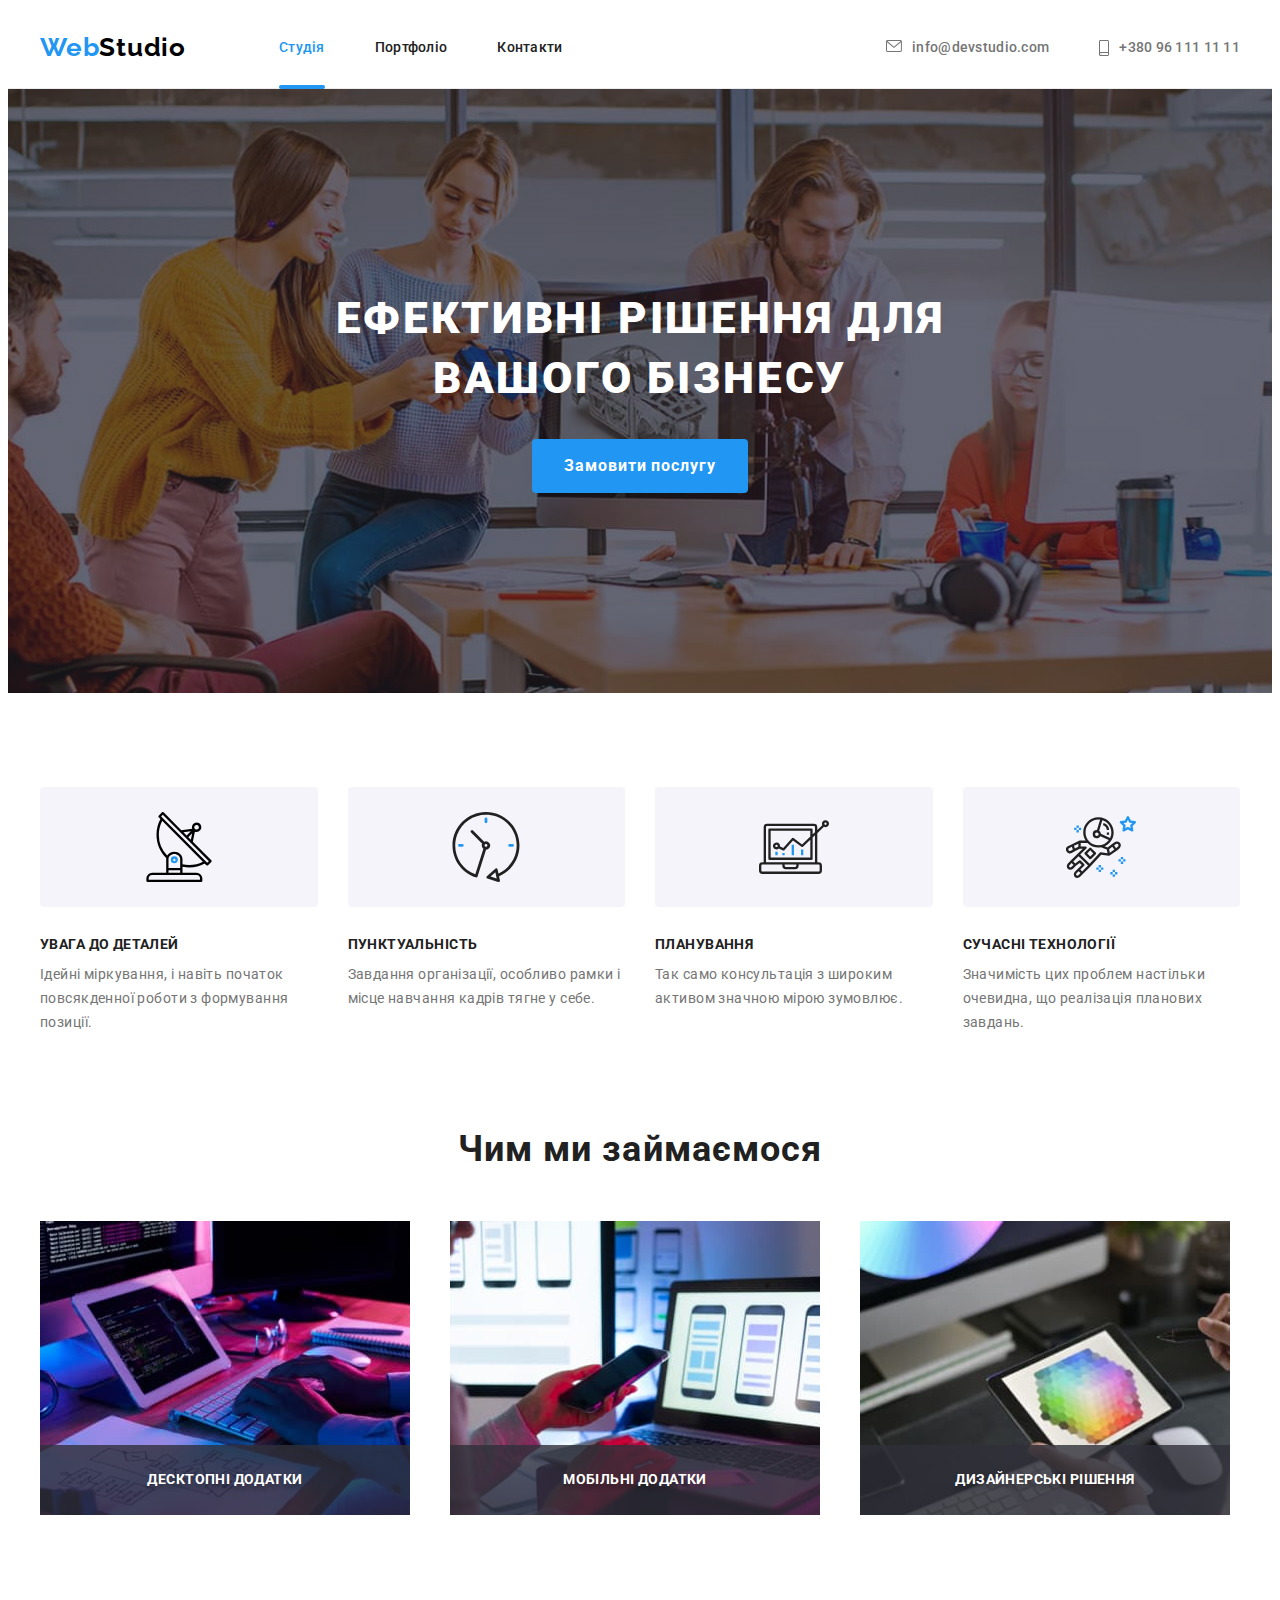
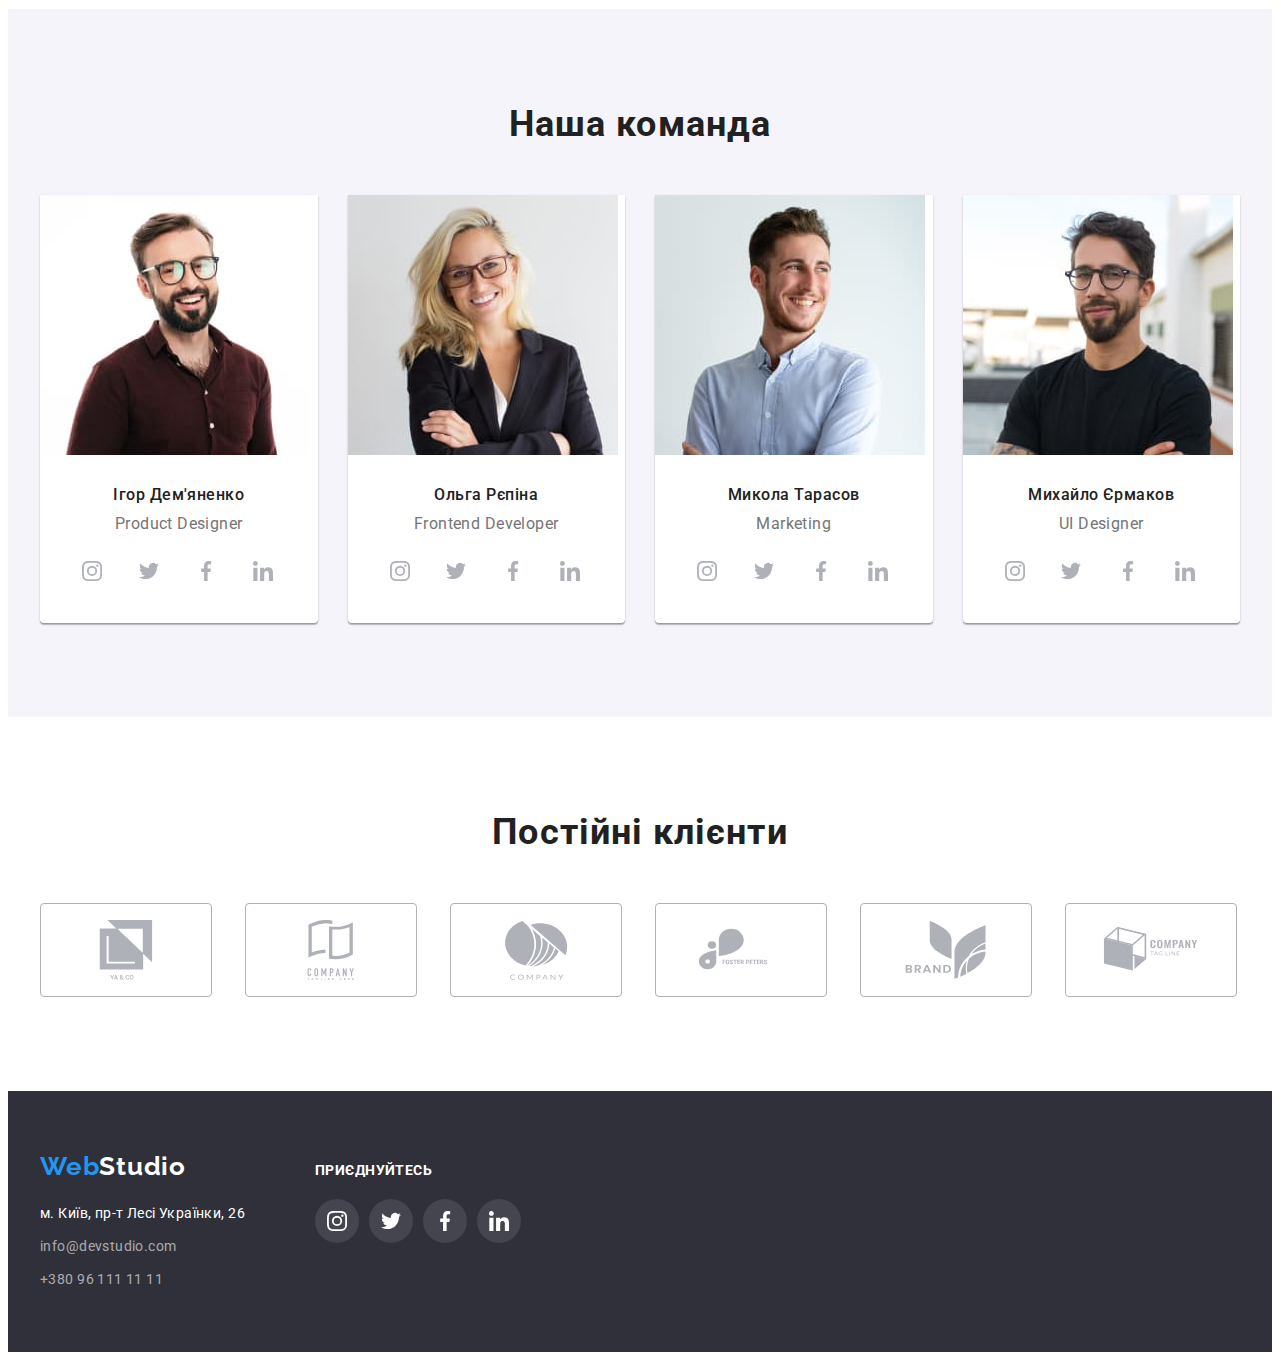
<file: index.html>
<!DOCTYPE html>
<html lang="en">
<head>
    <meta charset="UTF-8">
    <meta http-equiv="X-UA-Compatible" content="IE=edge">
    <meta name="viewport" content="width=device-width, initial-scale=1.0">

    <title>Studio</title>
    <link href="https://fonts.googleapis.com/css2?family=Raleway:wght@700&family=Roboto:wght@400;500;700;900&display=swap"
        rel="stylesheet">  
    <link rel="stylesheet" href="https://cdnjs.cloudflare.com/ajax/libs/modern-normalize/1.1.0/modern-normalize.min.css"
    integrity="sha512-wpPYUAdjBVSE4KJnH1VR1HeZfpl1ub8YT/NKx4PuQ5NmX2tKuGu6U/JRp5y+Y8XG2tV+wKQpNHVUX03MfMFn9Q=="
    crossorigin="anonymous" referrerpolicy="no-referrer" />
    <link rel="stylesheet" href="./ccs/styles.css">

</head>
<body>
    <!-- Шапка сайта -->
    <header class="page-header">
        <div class="container main-nav">   
            <nav class="nav-site">
                <a class="logo-main" href="./index.html"><span class="logo-color">Web</span>Studio</a>
                <ul class="select-nav list">
                    <li class="item"><a class="link current" href="./index.html">Студія</a></li>
                    <li class="item"><a class="link" href="./portfolio.html">Портфоліо</a></li>
                    <li class="item"><a class="link" href="#">Контакти</a></li>
                </ul>
            </nav>
            <ul class="select-contackt list">
                <li class="item">
                    <a href="mailto:info@devstudio.com" class="link">
                       <svg class="icon" width="16" height="12">
                            <use href="./images/symbol-defs.svg#icon-envelope"></use>
                        </svg>   
                        info@devstudio.com</a>
                 </li>
                <li class="item">
                    <a href="tel:+380961111111" class="link">
                        <svg class="icon" width="10" height="16">
                             <use href="./images/symbol-defs.svg#icon-smartphone"></use>
                        </svg>
                        +380 96 111 11 11</a>
                </li>
            </ul>
        </div>
    </header>
    <!-- Главный босс -->
    <main>
        <!-- Шапка -->
        <section class="page-poster">
            <div class="container poster">
                <h1 class="title">Ефективні рішення для вашого бізнесу</h1>
                <button type="button" class="button-main primary" data-modal-open>Замовити послугу</button>
            </div> 
        </section>            
         <!-- Особливості -->
        <section class="page-features section">
            <div class="container">
                <h2 class="title-none">Особливості</h2>
                <ul class="select-features list">
                    <li class="card-features item">
                        <div class="icon-features">
                            <svg class="icon" width="70" height="70">
                                <use href="./images/symbol-defs.svg#icon-antenna"></use>
                            </svg>
                        </div>
                        <h3 class="title">УВАГА ДО ДЕТАЛЕЙ</h3>
                        <p>Ідейні міркування, і навіть початок повсякденної роботи з формування позиції.</p>
                    </li>
                    <li class="card-features item">
                        <div class="icon-features">
                            <svg class="icon" width="70" height="70">
                                <use href="./images/symbol-defs.svg#icon-clock"></use>
                            </svg>
                        </div>
                        <h3 class="title">ПУНКТУАЛЬНІСТЬ</h3>
                        <p>Завдання організації, особливо рамки і місце навчання кадрів тягне у себе.</p>
                    </li>
                    <li class="card-features item">
                        <div class="icon-features">
                            <svg class="icon" width="70" height="70">
                                <use href="./images/symbol-defs.svg#icon-diagram"></use>
                            </svg>
                        </div>
                        <h3 class="title">ПЛАНУВАННЯ</h3>
                        <p>Так само консультація з широким активом значною мірою зумовлює.</p>
                     </li>
                    <li class="card-features item">
                        <div class="icon-features">
                            <svg class="icon" width="70" height="70">
                                <use href="./images/symbol-defs.svg#icon-astronaut"></use>
                            </svg>
                        </div>
                        <h3 class="title">СУЧАСНІ ТЕХНОЛОГІЇ</h3>
                        <p>Значимість цих проблем настільки очевидна, що реалізація планових завдань.</p>
                   </li>
                </ul>    
            </div>
        </section>
        <!-- Чим ми займаємося -->
        <section class="page-employ section">
            <div class="container">
                <h2 class="title">Чим ми займаємося</h2>
                <ul class="select-employ list"> 
                    <li class="card-employ item">
                        <img class="card-image" src="./images/box1.jpg" alt="Програмування" width="370"/>
                        <h3 class="card-text">Десктопні додатки</h3>
                    </li>
                    <li class="card-employ item">
                      <img class="card-image" src="./images/box2.jpg" alt="Мобільні додатки" width="370"/>
                        <h3 class="card-text">Мобільні додатки</h3>
                    </li>
                    <li class="card-employ item">
                        <img class="card-image" src="./images/box3.jpg" alt="Дізайн" width="370"/>
                        <h3 class="card-text">Дизайнерські рішення</h3>
                    </li>
                </ul>
          </div>  
        </section>
          <!-- Наша команда -->
        <section class="page-team section">
            <div class="container"> 
                <h2 class="title">Наша команда</h2>
                <ul class="select-team list">
                    <li class="card-team item">
                        <img class="card-image" src="./images/card1.jpg" alt="Фото" width="270"/>
                        <div class="card-text">
                             <h3 class="title">Ігор Дем'яненко</h3>
                             <p>Product Designer</p>                            
                        </div>
                        <ul class="select-social list">
                            <li class="card-social item">
                                <a href="#" rel="nofollow" target="_blank" class="link-social">
                                    <svg class="icon" width="20" height="20">
                                        <use href="./images/symbol-defs.svg#icon-instagram"></use>
                                   </svg>
                                </a>
                            </li>
                            <li class="card-social item">
                                <a href="#" rel="nofollow" target="_blank" class="link-social">
                                    <svg class="icon" width="20" height="20">
                                        <use href="./images/symbol-defs.svg#icon-twitter"></use>
                                    </svg>
                                </a>
                            </li>
                            <li class="card-social item">
                                <a href="#" rel="nofollow" target="_blank" class="link-social">
                                    <svg class="icon" width="20" height="20">
                                        <use href="./images/symbol-defs.svg#icon-facebook"></use>
                                    </svg>
                                </a>
                            </li>
                            <li class="card-client item">
                                <a href="#" rel="nofollow" target="_blank" class="link-social">
                                    <svg class="icon" width="20" height="20">
                                        <use href="./images/symbol-defs.svg#icon-linkedin"></use>
                                    </svg>
                                </a>
                            </li>
                        </ul>
                    </li>
                    <li class="card-team item">
                        <img class="card-image" src="./images/card2.jpg" alt="Фото" width="270"/>
                        <div class="card-text">
                            <h3 class="title">Ольга Рєпіна</h3>
                            <p>Frontend Developer</p>
                        </div>    
                        <ul class="select-social list">
                            <li class="card-social item">
                                <a href="#" rel="nofollow" target="_blank" class="link-social">
                                    <svg class="icon" width="20" height="20">
                                        <use href="./images/symbol-defs.svg#icon-instagram"></use>
                                    </svg>
                                </a>
                            </li>
                            <li class="card-social item">
                                <a href="#" rel="nofollow" target="_blank" class="link-social">
                                    <svg class="icon" width="20" height="20">
                                        <use href="./images/symbol-defs.svg#icon-twitter"></use>
                                    </svg>
                                </a>
                            </li>
                            <li class="card-social item">
                                <a href="#" rel="nofollow" target="_blank" class="link-social">
                                    <svg class="icon" width="20" height="20">
                                        <use href="./images/symbol-defs.svg#icon-facebook"></use>
                                    </svg>
                                </a>
                            </li>
                            <li class="card-client item">
                                <a href="#" rel="nofollow" target="_blank" class="link-social">
                                    <svg class="icon" width="20" height="20">
                                        <use href="./images/symbol-defs.svg#icon-linkedin"></use>
                                    </svg>
                                </a>
                            </li>
                        </ul>
                    </li>
                    <li class="card-team item">
                        <img class="card-image" src="./images/card3.jpg" alt="Фото" width="270"/>
                        <div class="card-text">
                            <h3 class="title">Микола Тарасов</h3>
                            <p>Marketing</p>                            
                        </div>
                        <ul class="select-social list">
                            <li class="card-social item">
                                <a href="#" rel="nofollow" target="_blank" class="link-social">
                                    <svg class="icon" width="20" height="20">
                                        <use href="./images/symbol-defs.svg#icon-instagram"></use>
                                    </svg>
                                </a>
                            </li>
                            <li class="card-social item">
                                <a href="#" rel="nofollow" target="_blank" class="link-social">
                                    <svg class="icon" width="20" height="20">
                                        <use href="./images/symbol-defs.svg#icon-twitter"></use>
                                    </svg>
                                </a>
                            </li>
                            <li class="card-social item">
                                <a href="#" rel="nofollow" target="_blank" class="link-social">
                                    <svg class="icon" width="20" height="20">
                                        <use href="./images/symbol-defs.svg#icon-facebook"></use>
                                    </svg>
                                </a>
                            </li>
                            <li class="card-client item">
                                <a href="#" rel="nofollow" target="_blank" class="link-social">
                                    <svg class="icon" width="20" height="20">
                                        <use href="./images/symbol-defs.svg#icon-linkedin"></use>
                                    </svg>
                                </a>
                            </li>
                        </ul>
                    </li>
                    <li class="card-team item">
                        <img class="card-image" src="./images/card4.jpg" alt="Фото" width="270"/>
                        <div class="card-text">
                            <h3 class="title">Михайло Єрмаков</h3>
                            <p>UI Designer</p>
                        </div>
                        <ul class="select-social list">
                            <li class="card-social item">
                                <a href="#" rel="nofollow" target="_blank" class="link-social">
                                    <svg class="icon" width="20" height="20">
                                        <use href="./images/symbol-defs.svg#icon-instagram"></use>
                                    </svg>
                                </a>
                            </li>
                            <li class="card-social item">
                                <a href="#" rel="nofollow" target="_blank" class="link-social">
                                    <svg class="icon" width="20" height="20">
                                        <use href="./images/symbol-defs.svg#icon-twitter"></use>
                                    </svg>
                                </a>
                            </li>
                            <li class="card-social item">
                                <a href="#" rel="nofollow" target="_blank" class="link-social">
                                    <svg class="icon" width="20" height="20">
                                        <use href="./images/symbol-defs.svg#icon-facebook"></use>
                                    </svg>
                                </a>
                            </li>
                            <li class="card-client item">
                                <a href="#" rel="nofollow" target="_blank" class="link-social">
                                    <svg class="icon" width="20" height="20">
                                        <use href="./images/symbol-defs.svg#icon-linkedin"></use>
                                    </svg>
                                </a>
                            </li>
                        </ul>
                   </li>
                </ul>
           </div> 
        </section>
        <section class="page-client section">
            <div class="container">
                <h2 class="title">Постійні клієнти</h2>
                <ul class="select-client list">
                    <li class="card-client item">
                        <a href="#" rel="nofollow" target="_blank" class="link-client">
                            <svg class="icon" width="106" height="60">
                                <use href="./images/symbol-defs.svg#icon-client1"></use>
                            </svg>
                        </a>
                    </li>
                    <li class="card-client item">
                        <a href="#" rel="nofollow" target="_blank" class="link-client">
                            <svg class="icon" width="106" height="60">
                                <use href="./images/symbol-defs.svg#icon-client2"></use>
                            </svg>
                        </a>
                    </li>
                    <li class="card-client item">
                        <a href="#" rel="nofollow" target="_blank" class="link-client">
                            <svg class="icon" width="106" height="60">
                                <use href="./images/symbol-defs.svg#icon-client3"></use>
                            </svg>
                        </a>
                    </li>
                    <li class="card-client item">
                        <a href="#" rel="nofollow" target="_blank" class="link-client">
                            <svg class="icon" width="106" height="60">
                                <use href="./images/symbol-defs.svg#icon-client4"></use>
                            </svg>
                        </a>
                    </li>
                    <li class="card-client item">
                        <a href="#" rel="nofollow" target="_blank" class="link-client">
                            <svg class="icon" width="106" height="60">
                                <use href="./images/symbol-defs.svg#icon-client5"></use>
                            </svg>
                        </a>
                    </li>
                    <li class="card-client item">
                        <a href="#" rel="nofollow" target="_blank" class="link-client">
                            <svg class="icon" width="106" height="60">
                                <use href="./images/symbol-defs.svg#icon-client6"></use>
                            </svg>
                        </a>
                    </li>
                </ul>
            </div>
        </section>
    </main>
    <!-- Футер -->
    <footer class="page-footer">
        <div class="container">
            <div class="footer-one">
                <a class="logo-footer" href="./index.html"><span class="logo-color">Web</span>Studio</a>
                <address class="address-footer">
                    <ul class="footer-contackt">
                        <li class="item">
                            <a class="link-footer primary-footer"
                                href="https://www.google.com.ua/maps/place/%D0%B1%D1%83%D0%BB.+%D0%9B%D0%B5%D1%81%D0%B8+%D0%A3%D0%BA%D1%80%D0%B0%D0%B8%D0%BD%D0%BA%D0%B8,+26,+%D0%9A%D0%B8%D0%B5%D0%B2,+02000/@50.4266124,30.5344126,14.71z/data=!4m5!3m4!1s0x40d4cf0e033ecbe9:0x57a4dffefec77da0!8m2!3d50.4265807!4d30.5383858?hl=ru"
                                target="_blank" rel="noopener noreferrer">
                                м. Київ, пр-т Лесі Українки, 26</a>
                        </li>
                        <li class="item"><a class="link-footer" href="mailto:info@devstudio.com">info@devstudio.com</a></li>
                        <li class="item"><a class="link-footer" href="tel:+380961111111">+380 96 111 11 11</a></li>
                    </ul>
                </address>
            </div>
            <div class="footer-social">
                <h2 class="title">приєднуйтесь</h2>
                <ul class="select-social list">
                    <li class="card-social item">
                        <a href="#" rel="nofollow" target="_blank" class="link-social">
                            <svg class="icon" width="20" height="20">
                                <use href="./images/symbol-defs.svg#icon-instagram"></use>
                            </svg>
                        </a>
                    </li>
                    <li class="card-social item">
                        <a href="#" rel="nofollow" target="_blank" class="link-social">
                            <svg class="icon" width="20" height="20">
                                <use href="./images/symbol-defs.svg#icon-twitter"></use>
                            </svg>
                        </a>
                    </li>
                    <li class="card-social item">
                        <a href="#" rel="nofollow" target="_blank" class="link-social">
                            <svg class="icon" width="20" height="20">
                                <use href="./images/symbol-defs.svg#icon-facebook"></use>
                            </svg>
                        </a>
                    </li>
                    <li class="card-client item">
                        <a href="#" rel="nofollow" target="_blank" class="link-social">
                            <svg class="icon" width="20" height="20">
                                <use href="./images/symbol-defs.svg#icon-linkedin"></use>
                            </svg>
                        </a>
                    </li>
                </ul>
            </div>
        </div>
    </footer>
                <div class="backdrop is-hidden" data-modal>
                    <div class="modal">
                        <button type="button" class="close-button" data-modal-close>
                            <svg width="18" height="18" class="close">
                                <use href="./images/symbol-defs.svg#icon-close"></use>
                            </svg>
                        </button>
                    </div>
                </div>
<script src="./js/modal.js"></script>
<!-- <script src="./js/heder.js"></script> -->
</body>
</html>
</file>
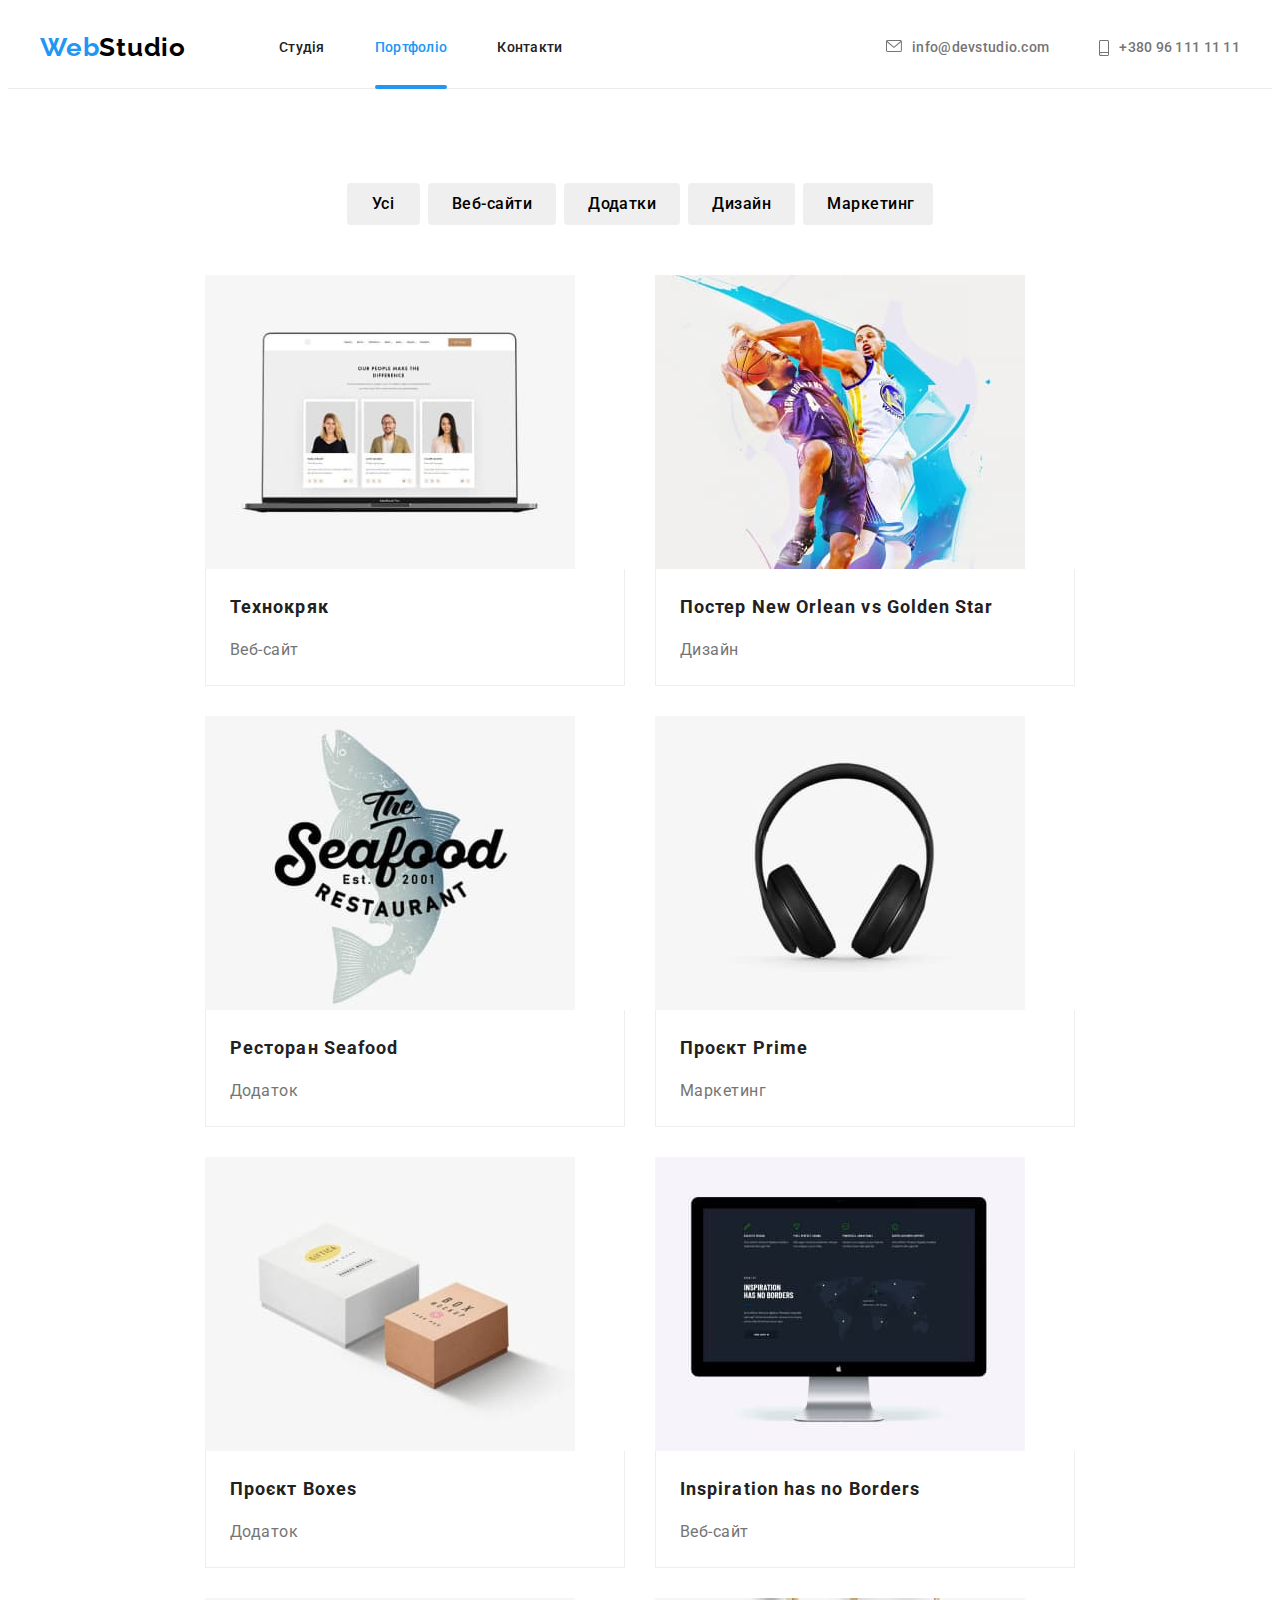
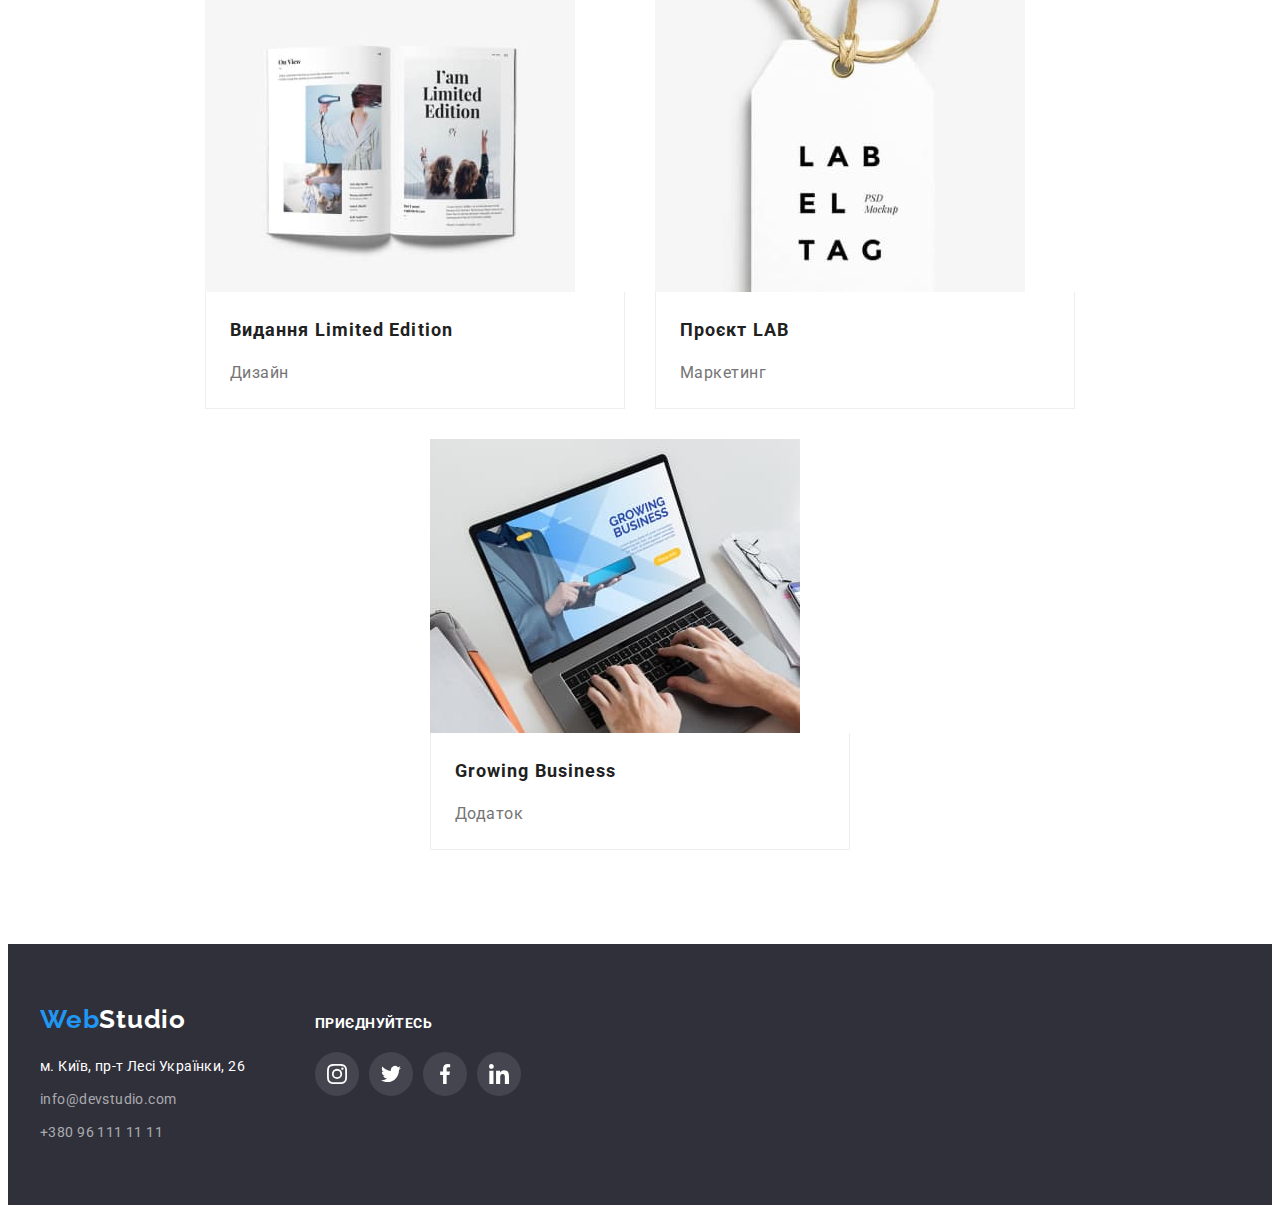
<file: portfolio.html>
<!DOCTYPE html>
<html lang="en">
<head>
    <meta charset="UTF-8">
    <meta http-equiv="X-UA-Compatible" content="IE=edge">
    <meta name="viewport" content="width=device-width, initial-scale=1.0">
    <title>Portfolio</title>

    <link href="https://fonts.googleapis.com/css2?family=Raleway:wght@700&family=Roboto:wght@400;500;700;900&display=swap"
          rel="stylesheet">
    <link rel="stylesheet" href="https://cdnjs.cloudflare.com/ajax/libs/modern-normalize/1.1.0/modern-normalize.min.css"
        integrity="sha512-wpPYUAdjBVSE4KJnH1VR1HeZfpl1ub8YT/NKx4PuQ5NmX2tKuGu6U/JRp5y+Y8XG2tV+wKQpNHVUX03MfMFn9Q=="
        crossorigin="anonymous" referrerpolicy="no-referrer" />
    <link rel="stylesheet" href="./ccs/styles.css">

</head>
<body>
    <!-- Шапка сайта -->
    <header class="page-header">
        <div class="container main-nav"> 
            <nav class="nav-site">
                <a class="logo-main" href="./index.html"><span class="logo-color">Web</span>Studio</a>
                <ul class="select-nav list">
                    <li class="item"><a class="link" href="./index.html">Студія</a></li>
                    <li class="item"><a class="link current" href="/">Портфоліо</a></li>
                    <li class="item"><a class="link" href="/">Контакти</a></li>
                </ul>
            </nav>
            <ul class="select-contackt list">
                <li class="item">
                    <a href="mailto:info@devstudio.com" class="link">
                        <svg class="icon" width="16" height="12">
                            <use href="./images/symbol-defs.svg#icon-envelope"></use>
                        </svg>
                        info@devstudio.com</a>
                </li>
                <li class="item">
                    <a href="tel:+380961111111" class="link">
                        <svg class="icon" width="10" height="16">
                            <use href="./images/symbol-defs.svg#icon-smartphone"></use>
                        </svg>
                        +380 96 111 11 11</a>
                </li>
            </ul>
        </div>
    </header>
    <!-- Главный босс -->
    <main class="page-main"> 

        <!-- Проекты -->
        <section class="page-projeckt section">
            <div class="container">
            <h1 class="title-none">Проекти</h1>
            <!-- Фильтр -->
            <ul class="select-button list">
                <li class="item">
                    <button type="button" class="button-link">Усі</button>
                </li>
                <li class="item">
                    <button type="button" class="button-link">Веб-сайти</button>
                </li>
                <li class="item">
                    <button type="button" class="button-link">Додатки</button>
                </li>
                <li class="item">
                    <button type="button" class="button-link">Дизайн</button>
                </li>
                <li class="item">
                    <button type="button" class="button-link">Маркетинг</button>
                </li>
            </ul>
            <ul class="select-projeckt list">
                <li class="item">
                    <a class="card-projeckt" href="#">
                        <div class="thumb-project">
                          <img class="card-image" src="./images/project1.jpg" alt="Фото1" width="370"/>
                          <div class="text-project">
                            <p>Ресурс пропонує комплексні пропозиції з різним рівнем функціоналу та сервісів. Все це дозволить відвідувачу отримати
                            вичерпні відомості про компанію чи приватну особу.</p>
                          </div>
                        </div>
                        <div class="title-text">
                            <h2 class="title">Технокряк</h2>
                            <p class="text">Веб-сайт</p>
                        </div>
                    </a>
                </li>
                <li class="item">
                    <a class="card-projeckt" href="#">
                        <div class="thumb-project">
                            <img class="card-image" src="./images/project2.jpg" alt="Фото2" width="370"/>
                            <div class="text-project">
                                <p>Ресурс пропонує комплексні пропозиції з різним рівнем функціоналу та сервісів. Все це дозволить відвідувачу отримати
                                вичерпні відомості про компанію чи приватну особу.</p>
                            </div>
                        </div>
                        <div class="title-text">
                            <h2 class="title">Постер New Orlean vs Golden Star</h2>
                            <p class="text">Дизайн</p>
                        </div>
                    </a> 
                </li>
                <li class="item">
                    <a class="card-projeckt" href="#">
                        <div class="thumb-project">
                            <img class="card-image" src="./images/project3.jpg" alt="Фото3" width="370"/>
                            <div class="text-project">
                                <p>Ресурс пропонує комплексні пропозиції з різним рівнем функціоналу та сервісів. Все це дозволить відвідувачу отримати
                                вичерпні відомості про компанію чи приватну особу.</p>
                            </div>
                        </div>
                        <div class="title-text">
                            <h2 class="title">Ресторан Seafood</h2>
                            <p class="text">Додаток</p>
                        </div>
                    </a>
                </li>
                <li class="item">
                    <a class="card-projeckt" href="#">
                        <div class="thumb-project">
                            <img class="card-image" src="./images/project4.jpg" alt="Фото4" width="370"/>
                            <div class="text-project">
                                <p>Ресурс пропонує комплексні пропозиції з різним рівнем функціоналу та сервісів. Все це дозволить відвідувачу
                                    отримати
                                    вичерпні відомості про компанію чи приватну особу.</p>
                            </div>
                        </div>
                        <div class="title-text">
                            <h2 class="title">Проєкт Prime</h2>
                            <p class="text">Маркетинг</p>
                        </div>
                    </a>
                </li>
                <li class="item">
                    <a class="card-projeckt" href="#">
                        <div class="thumb-project">
                            <img class="card-image" src="./images/project5.jpg" alt="Фото5" width="370"/>
                            <div class="text-project">
                                <p>Ресурс пропонує комплексні пропозиції з різним рівнем функціоналу та сервісів. Все це дозволить відвідувачу
                                    отримати
                                    вичерпні відомості про компанію чи приватну особу.</p>
                            </div>
                        </div>
                        <div class="title-text">
                            <h2 class="title">Проєкт Boxes</h2>
                            <p class="text">Додаток</p>
                        </div>    
                    </a>
                </li>
                <li class="item">
                    <a class="card-projeckt" href="#">
                        <div class="thumb-project">
                            <img class="card-image" src="./images/project6.jpg" alt="Фото6" width="370"/>
                            <div class="text-project">
                                <p>Ресурс пропонує комплексні пропозиції з різним рівнем функціоналу та сервісів. Все це дозволить відвідувачу
                                    отримати
                                    вичерпні відомості про компанію чи приватну особу.</p>
                            </div>
                        </div>
                        <div class="title-text">
                            <h2 class="title">Inspiration has no Borders</h2>
                            <p class="text">Веб-сайт</p> 
                        </div>      
                    </a>
                </li>
                <li class="item"> 
                    <a class="card-projeckt" href="#">
                        <div class="thumb-project">
                            <img class="card-image" src="./images/project7.jpg" alt="Фото7" width="370"/>
                            <div class="text-project">
                                <p>Ресурс пропонує комплексні пропозиції з різним рівнем функціоналу та сервісів. Все це дозволить відвідувачу
                                    отримати
                                    вичерпні відомості про компанію чи приватну особу.</p>
                            </div>
                        </div>
                        <div class="title-text">
                            <h2 class="title">Видання Limited Edition</h2>
                            <p class="text">Дизайн</p>
                        </div>
                    </a>
                </li>
                <li class="item">
                    <a class="card-projeckt" href="#">
                        <div class="thumb-project">
                            <img class="card-image" src="./images/project8.jpg" alt="Фото8" width="370"/>
                            <div class="text-project">
                                <p>Ресурс пропонує комплексні пропозиції з різним рівнем функціоналу та сервісів. Все це дозволить відвідувачу
                                    отримати
                                    вичерпні відомості про компанію чи приватну особу.</p>
                            </div>
                        </div>
                        <div class="title-text">
                            <h2 class="title">Проєкт LAB</h2>
                            <p class="text">Маркетинг</p>
                        </div>    
                    </a>
                </li>
                <li class="item">
                    <a class="card-projeckt" href="#">
                        <div class="thumb-project">
                            <img class="card-image" src="./images/project9.jpg" alt="Фото9" width="370"/>
                            <div class="text-project">
                                <p>Ресурс пропонує комплексні пропозиції з різним рівнем функціоналу та сервісів. Все це дозволить відвідувачу
                                    отримати
                                    вичерпні відомості про компанію чи приватну особу.</p>
                            </div>
                        </div>
                        <div class="title-text">
                            <h2 class="title">Growing Business</h2>
                            <p class="text">Додаток</p>
                        </div>    
                    </a>
                </li>
            </ul>
            </div>
        </section>
    </main>
    
    <!-- Футер -->
    <footer class="page-footer">
        <div class="container">
            <div class="footer-one">
                <a class="logo-footer" href="./index.html"><span class="logo-color">Web</span>Studio</a>
                <address class="address-footer">
                    <ul class="footer-contackt">
                        <li class="item">
                            <a class="link-footer primary-footer"
                                href="https://www.google.com.ua/maps/place/%D0%B1%D1%83%D0%BB.+%D0%9B%D0%B5%D1%81%D0%B8+%D0%A3%D0%BA%D1%80%D0%B0%D0%B8%D0%BD%D0%BA%D0%B8,+26,+%D0%9A%D0%B8%D0%B5%D0%B2,+02000/@50.4266124,30.5344126,14.71z/data=!4m5!3m4!1s0x40d4cf0e033ecbe9:0x57a4dffefec77da0!8m2!3d50.4265807!4d30.5383858?hl=ru"
                                target="_blank" rel="noopener noreferrer">
                                м. Київ, пр-т Лесі Українки, 26</a>
                        </li>
                        <li class="item"><a class="link-footer" href="mailto:info@devstudio.com">info@devstudio.com</a></li>
                        <li class="item"><a class="link-footer" href="tel:+380961111111">+380 96 111 11 11</a></li>
                    </ul>
                </address>
            </div>
            <div class="footer-social">
                <h2 class="title">приєднуйтесь</h2>
                <ul class="select-social list">
                    <li class="card-social item">
                        <a href="#" rel="nofollow" target="_blank" class="link-social">
                            <svg class="icon" width="20" height="20">
                                <use href="./images/symbol-defs.svg#icon-instagram"></use>
                            </svg>
                        </a>
                    </li>
                    <li class="card-social item">
                        <a href="#" rel="nofollow" target="_blank" class="link-social">
                            <svg class="icon" width="20" height="20">
                                <use href="./images/symbol-defs.svg#icon-twitter"></use>
                            </svg>
                        </a>
                    </li>
                    <li class="card-social item">
                        <a href="#" rel="nofollow" target="_blank" class="link-social">
                            <svg class="icon" width="20" height="20">
                                <use href="./images/symbol-defs.svg#icon-facebook"></use>
                            </svg>
                        </a>
                    </li>
                    <li class="card-client item">
                        <a href="#" rel="nofollow" target="_blank" class="link-social">
                            <svg class="icon" width="20" height="20">
                                <use href="./images/symbol-defs.svg#icon-linkedin"></use>
                            </svg>
                        </a>
                    </li>
                </ul>
            </div>
        </div>
    </footer>
</body>
</html>
</file>
<file: ccs/styles.css>
:root {
    --color-white:#ffffff;
    --color-accent:#2196F3;
    --color-grey:#F5F4FA;
    --color-footer:#2F303A;
    --color-title:#212121;
    --color-text:#757575;
    --color-black:#000000;
    --color-rgba:rgba(255, 255, 255, 0.6);
    --color-borders: #EEEEEE;
    --color-line: #ECECEC;
    --color-icon: #AFB1B8;
    }
html {
    box-sizing: border-box;
}
body {
    background-color: var(--color-white);
    color: var(--color-text);
    font-family: "Roboto", sans-serif;
    font-weight: 400;
    font-size: 14px;
    line-height: 1.71;
    letter-spacing: 0.03em;
    }

button {
    font-family: inherit;
    cursor: pointer;
    border-color: transparent;
    text-align: center;
    border-radius: 4px;
    font-size: 16px;
    transition: background-color 250ms cubic-bezier(0.4, 0, 0.2, 1),
        color 250ms cubic-bezier(0.4, 0, 0.2, 1);
}
p {
    margin: 0;
}
a {
    color: inherit;
    text-decoration: none;
    transition: background-color 250ms cubic-bezier(0.4, 0, 0.2, 1),
    color 250ms cubic-bezier(0.4, 0, 0.2, 1);
}
address {
   font-style: inherit; 
}
ul {
    margin: 0;
    padding: 0;
    list-style: none;
}
img {
    display: block;
    max-width: 100%;
    height: auto;
}

.section {
    margin-left: auto;
    margin-right: auto;
    padding: 94px 0px;
}    
.container {
    max-width: 1200px;
    margin-left: auto;
    margin-right: auto;
    margin-bottom: 0;
    padding: 0px 15px;
    /*outline: 0.2px solid black;*/
}
.page-header {
    margin: 0;
    margin-left: auto;
    margin-right: auto;
    max-height: 80px;
    background-color: var(--color-white);
    border-bottom: 1px solid var(--color-line);
 
}
.list {
    display:flex ;
}
.page-poster {
    display: flex;
    max-width: 1600px;
    max-height: 600px;
    margin-left: auto;
    margin-right: auto;
    padding-top: 200px;
    padding-bottom: 200px;
    text-align: center;
    /* Overlay */
    background-color: rgba(47, 48, 58, 0.4);
    background-image: linear-gradient(
        to right,
        rgba(47, 48, 58, 0.4),
        rgba(47, 48, 58, 0.4)
    ),
    url('../images/Main-img.jpg');
    background-repeat: no-repeat;
    background-position: center;
    background-size: cover;
}
.page-employ {
    padding-top:0;
}
.page-footer{
    padding: 60px 0px;
    
}
.poster {
    width: 696px;
    padding: 0;
}
.title {
    margin:0;
    color: var(--color-title);
    font-weight: 700;
    font-size: 36px;
    line-height: 1.17;
    letter-spacing: 0.03em;
}
.text {
    margin: 0;
    font-weight: 400;
    font-size: 16px;
    line-height: 1.88;
    letter-spacing: 0.03em;
    color: var(--color-text);
}
.icon { margin: 0;}
.link .icon {
  margin-right: 10px;
}
/* Select */
.main-nav, .nav-site {
    display: flex;
    align-items: center;
}
.select-nav,
.select-contackt,
.select-features,
.select-employ,
.select-team,
.select-client,
.select-projeckt,
.select-social,
.select-button {
    align-items: center;
    justify-content: center;
}
.select-features {
    align-items: flex-start;
}
.select-features,
.select-employ,
.select-team,
.select-client,
.select-projeckt {
    flex-wrap: wrap;
    gap: 30px;
}

.select-team .item,
.select-features .item {
    flex-basis: calc((100% - 90px)/4);
}
.select-employ .item,.select-projeckt .item {
    flex-basis: calc((100% - 60px)/3);
}
.select-client .item{
    flex-basis: calc((100% - 150px)/6);
}
.select-button {
    margin-bottom: 50px;
}
.select-social {
    margin-bottom: 30px;
}
.footer-social .select-social {
    margin-bottom: 0;
}

.select-contackt {
  margin-left: auto;
}
.select-nav .link, .select-contackt .link-cont{
    padding-top: 32px;
    padding-bottom: 32px;    
}
.select-nav .item:not(:last-child),
.select-contackt .item:not(:last-child) {
    margin-right: 50px;
}

.select-button .item:not(:last-child) {
    margin-right: 8px;
}



/* Card*/
.card-features {
    width: 270px;
}
.card-team {
    background-color: var(--color-white);
    width: 270px;
    font-size: 16px;
    line-height: 1.19;
    text-align: center;
    box-shadow: 0px 1px 3px rgba(0, 0, 0, 0.12), 0px 1px 1px rgba(0, 0, 0, 0.14), 0px 2px 1px rgba(0, 0, 0, 0.2);
    border-radius: 0px 0px 4px 4px;
}

.card-projeckt {
    display: block; 
    text-decoration: none;
    font-size: 16px;
    line-height: 1.88;
    transition: box-shadow 250ms cubic-bezier(0.4, 0, 0.2, 1);     
}
.card-projeckt:hover,
.card-projeckt:focus {
    box-shadow: 0px 4px 4px 0px rgba(0, 0, 0, 0.25);
    outline: transparent;
}
.card-image {
    margin-bottom: 30px;
}
.card-projeckt .card-image,
.card-employ .card-image {
    margin-bottom: 0;
}
.card-employ {
    position: relative;
    z-index: 1;
}
.thumb-project {
    position: relative;
    overflow: hidden;
}
/* Title */
.page-poster .title {
    color: var(--color-white);
    font-weight: 900;
    font-size: 44px;
    line-height: 1.36;
    letter-spacing: 0.06em;
    text-align: center;
    text-transform: uppercase;
    margin-bottom: 30px;
}

.page-team .title,
.page-employ .title, .page-client .title {
    text-align: center;
    margin-bottom: 50px;
}
.footer-social .title {
    color: var(--color-white);
    font-weight: 700;
    font-size: 14px;
    line-height: 1.14;
    text-transform: uppercase;
    margin-bottom: 20px;
}
.card-features .title {
    font-size: 14px;
    line-height: 1.14;
}
.card-team .title {
    font-weight: 500;
    font-size: 16px;
    line-height: 1.19;
    text-align: center;
  
}

.card-projeckt .title {
    font-size: 18px;
    line-height: 2;
    letter-spacing: 0.06em;
}
.card-features .title, .card-team .title, .card-projeckt .title {
     margin-bottom: 10px;
}
.title-none {
    position: absolute;
    white-space: nowrap;
    margin: -1px;   
    width: 1px;
    height: 1px;
    overflow: hidden;
    border: 0;
    padding: 0;
    clip: rect(0 0 0 0);
    clip-path: inset(50%);
}

.title-text {
    display: block;
    width: 370px;
    background: var(--color-white);
    border: 1px solid var(--color-borders);
    border-top: none;
    padding: 20px 24px;
}
.card-text {
    margin: 0;
    margin-bottom: 16px;
}
.card-employ .card-text {
    display: flex;
    position: absolute;
    bottom: 0;
    margin-bottom: 0;
    width: 370px;
    height: 70px;
    font-weight: 700;
    font-size: 14px;
    line-height: 1.14;
    text-align: center;
    align-items: center;
    justify-content: center;
    letter-spacing: 0.03em;
    text-transform: uppercase;
    color: var(--color-white);
    background-color: rgba(47, 48, 58, 0.8);
    text-shadow: 0px 4px 4px rgba(0, 0, 0, 0.25);
}
/* Logo */
.logo-main {
    margin-right: 93px;
    text-decoration: none;
    color: var(--color-black);
    font-family: 'Raleway', sans-serif;
    font-weight: 700;
    font-size: 26px;
    line-height: 1.19;
    letter-spacing: 0.03em;
    padding-top: 24px;
    padding-bottom: 25px;
}
.logo-color {
    color: var(--color-accent);
}
.logo-main:focus, .logo-footer:focus {
/*    outline: 1px solid var(--color-borders);*/
    outline: transparent;
}

/* Link */
.link {
    display: flex;
    position: relative;
    text-decoration: none;
    color:var(--color-title);
    font-weight: 500;
    font-size: 14px;
    line-height: 1.14;
    letter-spacing: 0.02em;
    fill: currentColor;
    transition: color 250ms cubic-bezier(0.4, 0, 0.2, 1),
    background-color 250ms cubic-bezier(0.4, 0, 0.2, 1);
}
.select-contackt .link {
    color: var(--color-text);    
}
.link:hover, .link:focus {
    color: var(--color-accent);
    outline: transparent;
}
.select-nav .link:hover::after,
.select-nav .link:focus::after {
    position: absolute;
    content: "";
    width: 100%;
    bottom: -1px;
    height: 4px;
    border-radius: 2px;
    background-color: var(--color-accent);
    outline: transparent;
}
.link-client {
    display: flex;
    width: 170px;
    height: 92px;
    border: 1px solid #AFB1B8;
    border-radius: 4px;
    align-items: center;
    justify-content: center;
    fill: var(--color-icon);
    transition: background-color 250ms cubic-bezier(0.4, 0, 0.2, 1),
                color 250ms cubic-bezier(0.4, 0, 0.2, 1);     
}
.link-client:hover, .link-client:focus {
    border: 1px solid var(--color-accent);
    fill:var(--color-accent);   
    outline: transparent;
}
.link-social {
    display: flex;
    width: 44px;
    height: 44px;
    border-radius: 50%;
    align-items: center;
    justify-content: center;
    fill: var(--color-icon);
    transition: background-color 250ms cubic-bezier(0.4, 0, 0.2, 1),
                color 250ms cubic-bezier(0.4, 0, 0.2, 1);
}
.footer-social .link-social {
    background-color: rgba(255, 255, 255, 0.1);
    fill: var(--color-white);
}
.link-social:hover,
.link-social:focus {
    background-color: var(--color-accent);
    fill: var(--color-white);
    outline: transparent;
    transition: background-color 250ms cubic-bezier(0.4, 0, 0.2, 1),
                color 250ms cubic-bezier(0.4, 0, 0.2, 1); 
; 
}

/* Primary, Secondary, Current*/
.primary {
    background-color: var(--color-accent);
    color: var(--color-white);
}

.secondary {
    background-color: var(--color-grey);
    color: var(--color-title);
}
.current {
    color: var(--color-accent);
/*    position: relative; */
}
.link.current::after {
    position: absolute;
    content: "";    
    bottom: -1px; 
    width: 100%;
    height: 4px;
    border-radius: 2px;
    background-color: var(--color-accent);
}

.text-project {
    position: absolute;
    top: 1px;
    width: 100%;
    height: 100%;
    background-color: rgba(33, 150, 243, 0.9);
    padding: 63px 24px;
    font-weight: 400;
    font-size: 18px;
    line-height: 1.56;
    letter-spacing: 0.03em;
    color: var(--color-white);

    transform: translateY(100%);
    transition: transform 250ms cubic-bezier(0.4, 0, 0.2, 1);
}

.item .card-projeckt:hover .text-project,
.item .card-projeckt:focus .text-project {
    transform: translateY(0);
    transition: 250ms cubic-bezier(0.4, 0, 0.2, 1);

}
/* Button*/
.button-main {
    width: 216px;
    padding: 10px;
    font-weight: 700;
    line-height: 1.88;
    letter-spacing: 0.06em;
    transition: box-shadow 250ms cubic-bezier(0.4, 0, 0.2, 1);   
}
.button-link {    
    min-width: 73px;
    max-width: 130px;
    padding: 6px 22px;
    font-weight: 500;
    line-height: 1.63;
    letter-spacing: 0.03em;
    transition: background-color 250ms cubic-bezier(0.4, 0, 0.2, 1),
                color 250ms cubic-bezier(0.4, 0, 0.2, 1);    
}
.button-link:hover, .button-link:focus, .button-main:hover,
.button-main:focus {
    background-color: var(--color-accent);
    color: var(--color-white);
    outline: transparent;

}
.button-link:hover,
.button-link:focus {
    box-shadow: 0px 3px 1px rgba(0, 0, 0, 0.1), 0px 1px 2px rgba(0, 0, 0, 0.08), 0px 2px 2px rgba(0, 0, 0, 0.12);
}
.button-main:hover,
.button-main:focus {
    box-shadow: 0px 4px 4px rgba(0, 0, 0, 0.15);
}
.page-team {
     background-color: var(--color-grey); 
}

.icon-features {
    display: flex;
    height: 120px;
    margin-bottom: 30px;
    background-color: #F5F4FA;
    border-radius: 4px;
    align-items: center;
    justify-content: center;
}


/* Footer */
.page-footer {
    margin-left: auto;
    margin-right: auto;
    background-color: var(--color-footer);
    font-weight: 400;
    font-size: 14px;
    line-height: 1.71;
    letter-spacing: 0.03em;
}
.page-footer .container {
    display: flex;
    align-items: baseline;
    gap: 70px;
}
.logo-footer {
    display: block;
    text-decoration: none;
    color: var(--color-white);
    font-family: 'Raleway', sans-serif;
    font-weight: 700;
    font-size: 26px;
    line-height: 1.19;
    letter-spacing: 0.03em;
    margin-bottom: 20px;
}

.logo-color {
    color: var(--color-accent);
}
.page-footer, .address-footer, .link-footer {
    color: var(--color-rgba);
    font-style: normal;
}
.address-footer, .link-footer, .footer-social{
    margin: 0;
    text-decoration: none;
    }
/*
.footer-one {
    border: 1px solid #AFB1B8;
}
.footer-social {
   border: 1px solid #AFB1B8; 
}
*/

.footer-contackt .item:not(:last-child) {
    margin-bottom: 9px;
}
.select-social .item:not(:last-child) {
    margin-right: 10px;
}
.link-footer:hover, .link-footer:focus {
    color: var(--color-white);
    text-decoration: none;
    outline: transparent;
} 
.primary-footer {
    color: var(--color-white)
}



/* Modal-wind */

.backdrop {
    position: fixed;
    top: 0;
    left: 0;
    width: 100%;
    height: 100%;
    background-color: rgba(0, 0, 0, 0.2);
    opacity: 1;
    z-index: 100;   
    transition: opacity 250ms cubic-bezier(0.4, 0, 0.2, 1);

}
.backdrop.is-hidden {
    visibility: hidden;
    opacity: 0;
    pointer-events: none;
}
.backdrop.is-hidden .modal {
    transform: translate(-50%, -50%) scale(0.6);
}
.modal {
    position: absolute;
    top: 50%;
    left: 50%;
    transform: translate(-50%, -50%) scale(1);
    width: 528px;
    height: 581px;
    background-color: var(--color-white);
    box-shadow: 0px 1px 3px rgba(0, 0, 0, 0.12), 0px 1px 1px rgba(0, 0, 0, 0.14), 0px 2px 1px rgba(0, 0, 0, 0.2);
    border-radius: 4px;
    transition: transform 250ms cubic-bezier(0.4, 0, 0.2, 1);
}

.close-button {
    display: flex;
    align-items: center;
    justify-content: center;
    position: absolute;
    top: 8px;
    right: 8px;

    width: 30px;
    height: 30px;
    border-radius: 50%;
    background-color: var(--color-white);

    border: 1px solid rgba(0, 0, 0, 0.1);
    cursor: pointer;
}
</file>
